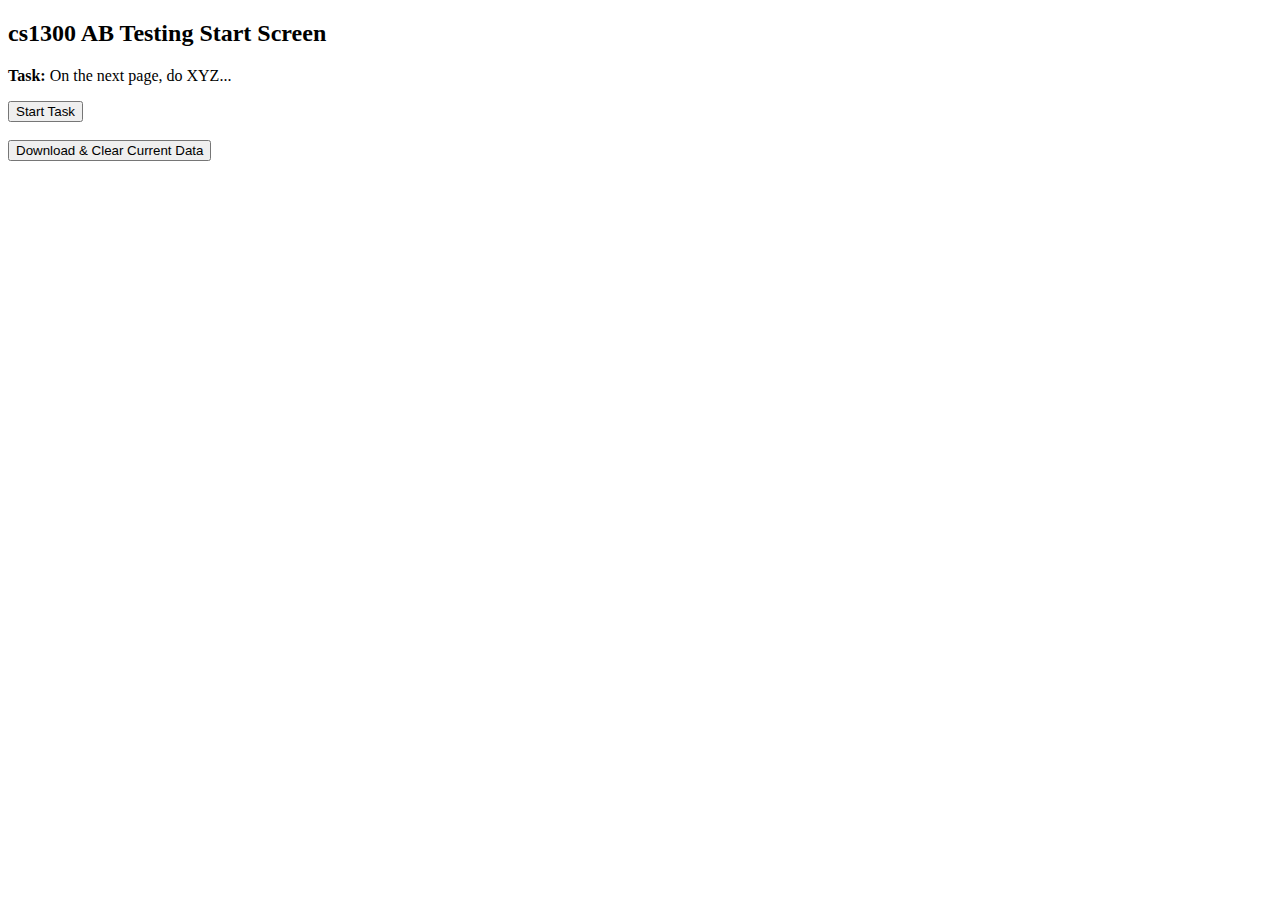
<file: index.html>
<!DOCTYPE html>
<html lang="en">
<head>
    <meta charset="UTF-8">
    <title>cs1300 AB Testing</title>

    <script src="download-utils.js" defer></script>
    <script defer>
        // redirect user to either A or B, on click of start button
        const redirectAB = () => {
            // initialize local storage to store data, if not there
            const data = localStorage.getItem("cs1300-ab-testing-data");
            if (data == null) {
                console.log('setting storage')
                localStorage.setItem("cs1300-ab-testing-data", JSON.stringify([]));
            }

            // location.href = "a.html"; // NOTE: FOR TAs, uncomment this and comment the next line.
            location.href = "b.html"; // students only use B.

            // normally, you'd use the following line in a "true" AB test:
            // location.href = Math.random() > .5 ? "a.html" : "b.html";
        };

        const downloadAB = () => {
            // get the data from local storage, ensure not nullish
            let data = localStorage.getItem("cs1300-ab-testing-data");
            data = JSON.parse(data);
            if (!data) {
                alert("Error: local storage is corrupted or empty!");
                console.error("Error: local storage is corrupted or empty!");
                localStorage.clear();
                return;
            }

            const csv = buildcsv(data);
            download(csv);

            // clear local storage for future uses
            localStorage.clear();
        }
    </script>
</head>
<body>
    <h2>
        cs1300 AB Testing Start Screen
    </h2>
    <p>
        <strong>Task: </strong> On the next page, do XYZ...
    </p>
    <button onclick="redirectAB()">Start Task</button>
    <br />
    <br />
    <button onclick="downloadAB()">Download & Clear Current Data</button>
</body>
</html>
</file>
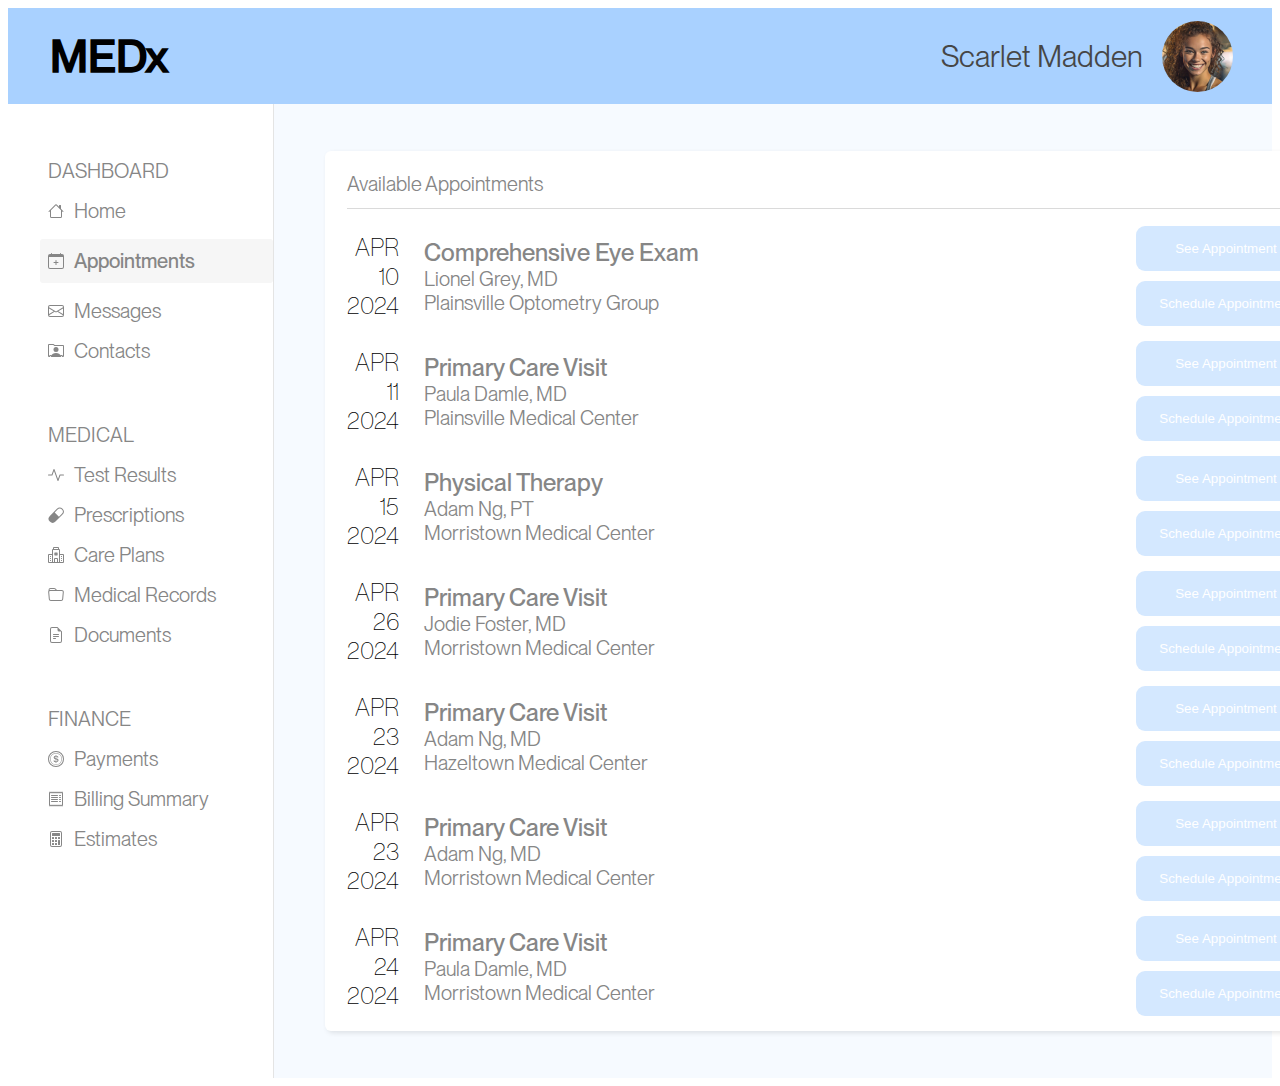
<file: a.html>
<!DOCTYPE html>
<html lang="en">
<head>
    <meta charset="UTF-8">
    <meta name="version" content="A">
    <link rel="stylesheet" href="styles.css">
    <link rel="stylesheet" href="appointments.css">
    <title>Version A</title>

    <script src="record.js" defer></script>
    <script src="submit.js" defer></script>
</head>
<body>
    <div class="screen-container">
        <div class="nav-bar">
            <button onclick="location.href = 'index.html'" class="title">MEDx</button>
            <div class="user-info">
                <p class="username">Scarlet Madden</p>
                <div class="profile-photo">
                    <img src="pfp.jpg" class="photo">
                </div>
            </div>
        </div>

        <div class="body-container">
            <div class="side-nav-bar">
                <div class="side-nav-section">
                    <p class="side-nav-section-header">DASHBOARD</p>
                    <span class="side-nav-section-row">
                        <svg xmlns="http://www.w3.org/2000/svg" width="16" height="16" fill="#868686" class="bi bi-house" viewBox="0 0 16 16">
                            <path d="M8.707 1.5a1 1 0 0 0-1.414 0L.646 8.146a.5.5 0 0 0 .708.708L2 8.207V13.5A1.5 1.5 0 0 0 3.5 15h9a1.5 1.5 0 0 0 1.5-1.5V8.207l.646.647a.5.5 0 0 0 .708-.708L13 5.793V2.5a.5.5 0 0 0-.5-.5h-1a.5.5 0 0 0-.5.5v1.293zM13 7.207V13.5a.5.5 0 0 1-.5.5h-9a.5.5 0 0 1-.5-.5V7.207l5-5z"/>
                        </svg>
                        <p class="side-nav-section-text">Home</p>
                    </span>
                    <span class="side-nav-section-row" id="current-selected-row">
                        <svg xmlns="http://www.w3.org/2000/svg" width="16" height="16" fill="#868686" class="bi bi-calendar-plus" viewBox="0 0 16 16">
                            <path d="M8 7a.5.5 0 0 1 .5.5V9H10a.5.5 0 0 1 0 1H8.5v1.5a.5.5 0 0 1-1 0V10H6a.5.5 0 0 1 0-1h1.5V7.5A.5.5 0 0 1 8 7"/>
                            <path d="M3.5 0a.5.5 0 0 1 .5.5V1h8V.5a.5.5 0 0 1 1 0V1h1a2 2 0 0 1 2 2v11a2 2 0 0 1-2 2H2a2 2 0 0 1-2-2V3a2 2 0 0 1 2-2h1V.5a.5.5 0 0 1 .5-.5M1 4v10a1 1 0 0 0 1 1h12a1 1 0 0 0 1-1V4z"/>
                        </svg>
                        <p class="current-selected-section-text">Appointments</p>
                    </span>
                    <span class="side-nav-section-row">
                        <svg xmlns="http://www.w3.org/2000/svg" width="16" height="16" fill="#868686" class="bi bi-envelope" viewBox="0 0 16 16">
                            <path d="M0 4a2 2 0 0 1 2-2h12a2 2 0 0 1 2 2v8a2 2 0 0 1-2 2H2a2 2 0 0 1-2-2zm2-1a1 1 0 0 0-1 1v.217l7 4.2 7-4.2V4a1 1 0 0 0-1-1zm13 2.383-4.708 2.825L15 11.105zm-.034 6.876-5.64-3.471L8 9.583l-1.326-.795-5.64 3.47A1 1 0 0 0 2 13h12a1 1 0 0 0 .966-.741M1 11.105l4.708-2.897L1 5.383z"/>
                        </svg>
                        <p class="side-nav-section-text">Messages</p>
                    </span>
                    <span class="side-nav-section-row">
                        <svg xmlns="http://www.w3.org/2000/svg" width="16" height="16" fill="#868686" class="bi bi-person-rolodex" viewBox="0 0 16 16">
                            <path d="M8 9.05a2.5 2.5 0 1 0 0-5 2.5 2.5 0 0 0 0 5"/>
                            <path d="M1 1a1 1 0 0 0-1 1v11a1 1 0 0 0 1 1h.5a.5.5 0 0 0 .5-.5.5.5 0 0 1 1 0 .5.5 0 0 0 .5.5h9a.5.5 0 0 0 .5-.5.5.5 0 0 1 1 0 .5.5 0 0 0 .5.5h.5a1 1 0 0 0 1-1V3a1 1 0 0 0-1-1H6.707L6 1.293A1 1 0 0 0 5.293 1zm0 1h4.293L6 2.707A1 1 0 0 0 6.707 3H15v10h-.085a1.5 1.5 0 0 0-2.4-.63C11.885 11.223 10.554 10 8 10c-2.555 0-3.886 1.224-4.514 2.37a1.5 1.5 0 0 0-2.4.63H1z"/>
                        </svg>
                        <p class="side-nav-section-text">Contacts</p>
                    </span>
                </div>

                <div class="side-nav-section">
                    <p class="side-nav-section-header">MEDICAL</p>
                    <span class="side-nav-section-row">
                        <svg xmlns="http://www.w3.org/2000/svg" width="16" height="16" fill="#868686" class="bi bi-activity" viewBox="0 0 16 16">
                            <path fill-rule="evenodd" d="M6 2a.5.5 0 0 1 .47.33L10 12.036l1.53-4.208A.5.5 0 0 1 12 7.5h3.5a.5.5 0 0 1 0 1h-3.15l-1.88 5.17a.5.5 0 0 1-.94 0L6 3.964 4.47 8.171A.5.5 0 0 1 4 8.5H.5a.5.5 0 0 1 0-1h3.15l1.88-5.17A.5.5 0 0 1 6 2"/>
                        </svg>
                        <p class="side-nav-section-text">Test Results</p>
                    </span>
                    <span class="side-nav-section-row">
                        <svg xmlns="http://www.w3.org/2000/svg" width="16" height="16" fill="#868686" class="bi bi-capsule" viewBox="0 0 16 16">
                            <path d="M1.828 8.9 8.9 1.827a4 4 0 1 1 5.657 5.657l-7.07 7.071A4 4 0 1 1 1.827 8.9Zm9.128.771 2.893-2.893a3 3 0 1 0-4.243-4.242L6.713 5.429z"/>
                        </svg>
                        <p class="side-nav-section-text">Prescriptions</p>
                    </span>
                    <span class="side-nav-section-row">
                        <svg xmlns="http://www.w3.org/2000/svg" width="16" height="16" fill="#868686" class="bi bi-hospital" viewBox="0 0 16 16">
                            <path d="M8.5 5.034v1.1l.953-.55.5.867L9 7l.953.55-.5.866-.953-.55v1.1h-1v-1.1l-.953.55-.5-.866L7 7l-.953-.55.5-.866.953.55v-1.1zM13.25 9a.25.25 0 0 0-.25.25v.5c0 .138.112.25.25.25h.5a.25.25 0 0 0 .25-.25v-.5a.25.25 0 0 0-.25-.25zM13 11.25a.25.25 0 0 1 .25-.25h.5a.25.25 0 0 1 .25.25v.5a.25.25 0 0 1-.25.25h-.5a.25.25 0 0 1-.25-.25zm.25 1.75a.25.25 0 0 0-.25.25v.5c0 .138.112.25.25.25h.5a.25.25 0 0 0 .25-.25v-.5a.25.25 0 0 0-.25-.25zm-11-4a.25.25 0 0 0-.25.25v.5c0 .138.112.25.25.25h.5A.25.25 0 0 0 3 9.75v-.5A.25.25 0 0 0 2.75 9zm0 2a.25.25 0 0 0-.25.25v.5c0 .138.112.25.25.25h.5a.25.25 0 0 0 .25-.25v-.5a.25.25 0 0 0-.25-.25zM2 13.25a.25.25 0 0 1 .25-.25h.5a.25.25 0 0 1 .25.25v.5a.25.25 0 0 1-.25.25h-.5a.25.25 0 0 1-.25-.25z"/>
                            <path d="M5 1a1 1 0 0 1 1-1h4a1 1 0 0 1 1 1v1a1 1 0 0 1 1 1v4h3a1 1 0 0 1 1 1v7a1 1 0 0 1-1 1H1a1 1 0 0 1-1-1V8a1 1 0 0 1 1-1h3V3a1 1 0 0 1 1-1zm2 14h2v-3H7zm3 0h1V3H5v12h1v-3a1 1 0 0 1 1-1h2a1 1 0 0 1 1 1zm0-14H6v1h4zm2 7v7h3V8zm-8 7V8H1v7z"/>
                        </svg>
                        <p class="side-nav-section-text">Care Plans</p>
                    </span>
                    <span class="side-nav-section-row">
                        <svg xmlns="http://www.w3.org/2000/svg" width="16" height="16" fill="#868686" class="bi bi-folder" viewBox="0 0 16 16">
                            <path d="M.54 3.87.5 3a2 2 0 0 1 2-2h3.672a2 2 0 0 1 1.414.586l.828.828A2 2 0 0 0 9.828 3h3.982a2 2 0 0 1 1.992 2.181l-.637 7A2 2 0 0 1 13.174 14H2.826a2 2 0 0 1-1.991-1.819l-.637-7a2 2 0 0 1 .342-1.31zM2.19 4a1 1 0 0 0-.996 1.09l.637 7a1 1 0 0 0 .995.91h10.348a1 1 0 0 0 .995-.91l.637-7A1 1 0 0 0 13.81 4zm4.69-1.707A1 1 0 0 0 6.172 2H2.5a1 1 0 0 0-1 .981l.006.139q.323-.119.684-.12h5.396z"/>
                        </svg>
                        <p class="side-nav-section-text">Medical Records</p>
                    </span>
                    <span class="side-nav-section-row">
                        <svg xmlns="http://www.w3.org/2000/svg" width="16" height="16" fill="#868686" class="bi bi-file-earmark-text" viewBox="0 0 16 16">
                            <path d="M5.5 7a.5.5 0 0 0 0 1h5a.5.5 0 0 0 0-1zM5 9.5a.5.5 0 0 1 .5-.5h5a.5.5 0 0 1 0 1h-5a.5.5 0 0 1-.5-.5m0 2a.5.5 0 0 1 .5-.5h2a.5.5 0 0 1 0 1h-2a.5.5 0 0 1-.5-.5"/>
                            <path d="M9.5 0H4a2 2 0 0 0-2 2v12a2 2 0 0 0 2 2h8a2 2 0 0 0 2-2V4.5zm0 1v2A1.5 1.5 0 0 0 11 4.5h2V14a1 1 0 0 1-1 1H4a1 1 0 0 1-1-1V2a1 1 0 0 1 1-1z"/>
                        </svg>
                        <p class="side-nav-section-text">Documents</p>
                    </span>
                </div>

                <div class="side-nav-section">
                    <p class="side-nav-section-header">FINANCE</p>
                    <span class="side-nav-section-row">
                        <svg xmlns="http://www.w3.org/2000/svg" width="16" height="16" fill="#868686" class="bi bi-coin" viewBox="0 0 16 16">
                            <path d="M5.5 9.511c.076.954.83 1.697 2.182 1.785V12h.6v-.709c1.4-.098 2.218-.846 2.218-1.932 0-.987-.626-1.496-1.745-1.76l-.473-.112V5.57c.6.068.982.396 1.074.85h1.052c-.076-.919-.864-1.638-2.126-1.716V4h-.6v.719c-1.195.117-2.01.836-2.01 1.853 0 .9.606 1.472 1.613 1.707l.397.098v2.034c-.615-.093-1.022-.43-1.114-.9zm2.177-2.166c-.59-.137-.91-.416-.91-.836 0-.47.345-.822.915-.925v1.76h-.005zm.692 1.193c.717.166 1.048.435 1.048.91 0 .542-.412.914-1.135.982V8.518z"/>
                            <path d="M8 15A7 7 0 1 1 8 1a7 7 0 0 1 0 14m0 1A8 8 0 1 0 8 0a8 8 0 0 0 0 16"/>
                            <path d="M8 13.5a5.5 5.5 0 1 1 0-11 5.5 5.5 0 0 1 0 11m0 .5A6 6 0 1 0 8 2a6 6 0 0 0 0 12"/>
                        </svg>
                        <p class="side-nav-section-text">Payments</p>
                    </span>
                    <span class="side-nav-section-row">
                        <svg xmlns="http://www.w3.org/2000/svg" width="16" height="16" fill="#868686" class="bi bi-receipt" viewBox="0 0 16 16">
                            <path d="M1.92.506a.5.5 0 0 1 .434.14L3 1.293l.646-.647a.5.5 0 0 1 .708 0L5 1.293l.646-.647a.5.5 0 0 1 .708 0L7 1.293l.646-.647a.5.5 0 0 1 .708 0L9 1.293l.646-.647a.5.5 0 0 1 .708 0l.646.647.646-.647a.5.5 0 0 1 .708 0l.646.647.646-.647a.5.5 0 0 1 .801.13l.5 1A.5.5 0 0 1 15 2v12a.5.5 0 0 1-.053.224l-.5 1a.5.5 0 0 1-.8.13L13 14.707l-.646.647a.5.5 0 0 1-.708 0L11 14.707l-.646.647a.5.5 0 0 1-.708 0L9 14.707l-.646.647a.5.5 0 0 1-.708 0L7 14.707l-.646.647a.5.5 0 0 1-.708 0L5 14.707l-.646.647a.5.5 0 0 1-.708 0L3 14.707l-.646.647a.5.5 0 0 1-.801-.13l-.5-1A.5.5 0 0 1 1 14V2a.5.5 0 0 1 .053-.224l.5-1a.5.5 0 0 1 .367-.27m.217 1.338L2 2.118v11.764l.137.274.51-.51a.5.5 0 0 1 .707 0l.646.647.646-.646a.5.5 0 0 1 .708 0l.646.646.646-.646a.5.5 0 0 1 .708 0l.646.646.646-.646a.5.5 0 0 1 .708 0l.646.646.646-.646a.5.5 0 0 1 .708 0l.646.646.646-.646a.5.5 0 0 1 .708 0l.509.509.137-.274V2.118l-.137-.274-.51.51a.5.5 0 0 1-.707 0L12 1.707l-.646.647a.5.5 0 0 1-.708 0L10 1.707l-.646.647a.5.5 0 0 1-.708 0L8 1.707l-.646.647a.5.5 0 0 1-.708 0L6 1.707l-.646.647a.5.5 0 0 1-.708 0L4 1.707l-.646.647a.5.5 0 0 1-.708 0z"/>
                            <path d="M3 4.5a.5.5 0 0 1 .5-.5h6a.5.5 0 1 1 0 1h-6a.5.5 0 0 1-.5-.5m0 2a.5.5 0 0 1 .5-.5h6a.5.5 0 1 1 0 1h-6a.5.5 0 0 1-.5-.5m0 2a.5.5 0 0 1 .5-.5h6a.5.5 0 1 1 0 1h-6a.5.5 0 0 1-.5-.5m0 2a.5.5 0 0 1 .5-.5h6a.5.5 0 0 1 0 1h-6a.5.5 0 0 1-.5-.5m8-6a.5.5 0 0 1 .5-.5h1a.5.5 0 0 1 0 1h-1a.5.5 0 0 1-.5-.5m0 2a.5.5 0 0 1 .5-.5h1a.5.5 0 0 1 0 1h-1a.5.5 0 0 1-.5-.5m0 2a.5.5 0 0 1 .5-.5h1a.5.5 0 0 1 0 1h-1a.5.5 0 0 1-.5-.5m0 2a.5.5 0 0 1 .5-.5h1a.5.5 0 0 1 0 1h-1a.5.5 0 0 1-.5-.5"/>
                          </svg>
                          <p class="side-nav-section-text">Billing Summary</p>
                    </span>
                    <span class="side-nav-section-row">
                        <svg xmlns="http://www.w3.org/2000/svg" width="16" height="16" fill="#868686" class="bi bi-calculator" viewBox="0 0 16 16">
                            <path d="M12 1a1 1 0 0 1 1 1v12a1 1 0 0 1-1 1H4a1 1 0 0 1-1-1V2a1 1 0 0 1 1-1zM4 0a2 2 0 0 0-2 2v12a2 2 0 0 0 2 2h8a2 2 0 0 0 2-2V2a2 2 0 0 0-2-2z"/>
                            <path d="M4 2.5a.5.5 0 0 1 .5-.5h7a.5.5 0 0 1 .5.5v2a.5.5 0 0 1-.5.5h-7a.5.5 0 0 1-.5-.5zm0 4a.5.5 0 0 1 .5-.5h1a.5.5 0 0 1 .5.5v1a.5.5 0 0 1-.5.5h-1a.5.5 0 0 1-.5-.5zm0 3a.5.5 0 0 1 .5-.5h1a.5.5 0 0 1 .5.5v1a.5.5 0 0 1-.5.5h-1a.5.5 0 0 1-.5-.5zm0 3a.5.5 0 0 1 .5-.5h1a.5.5 0 0 1 .5.5v1a.5.5 0 0 1-.5.5h-1a.5.5 0 0 1-.5-.5zm3-6a.5.5 0 0 1 .5-.5h1a.5.5 0 0 1 .5.5v1a.5.5 0 0 1-.5.5h-1a.5.5 0 0 1-.5-.5zm0 3a.5.5 0 0 1 .5-.5h1a.5.5 0 0 1 .5.5v1a.5.5 0 0 1-.5.5h-1a.5.5 0 0 1-.5-.5zm0 3a.5.5 0 0 1 .5-.5h1a.5.5 0 0 1 .5.5v1a.5.5 0 0 1-.5.5h-1a.5.5 0 0 1-.5-.5zm3-6a.5.5 0 0 1 .5-.5h1a.5.5 0 0 1 .5.5v1a.5.5 0 0 1-.5.5h-1a.5.5 0 0 1-.5-.5zm0 3a.5.5 0 0 1 .5-.5h1a.5.5 0 0 1 .5.5v4a.5.5 0 0 1-.5.5h-1a.5.5 0 0 1-.5-.5z"/>
                        </svg>
                        <p class="side-nav-section-text">Estimates</p>
                    </span>
                </div>
            </div>

            <div class="appointments-container">
                <p class="appointments-container-name">Available Appointments</p>
                <div class="divider"></div>
                
                <div class="appointment-row">
                    <div class="appointment-date">
                        <p class="date-text">APR</p>
                        <p class="date-text">10</p>
                        <p class="date-text">2024</p>
                    </div>

                    <div class="appointment-info">
                        <p class="appointment-title">Comprehensive Eye Exam</p>
                        <p class="appointment-text">Lionel Grey, MD</p>
                        <p class="appointment-text">Plainsville Optometry Group</p>
                    </div>

                    <div class="appointment-buttons">
                        <input type="button" value="See Appointment" class="defunct-button" />
                        <input type="button" value="Schedule Appointment" class="defunct-button" />
                    </div>
                </div>

                <div class="appointment-row">
                    <div class="appointment-date">
                        <p class="date-text">APR</p>
                        <p class="date-text">11</p>
                        <p class="date-text">2024</p>
                    </div>

                    <div class="appointment-info">
                        <p class="appointment-title">Primary Care Visit</p>
                        <p class="appointment-text">Paula Damle, MD</p>
                        <p class="appointment-text">Plainsville Medical Center</p>
                    </div>

                    <div class="appointment-buttons">
                        <input type="button" value="See Appointment" class="defunct-button" />
                        <input type="button" value="Schedule Appointment" class="defunct-button" />
                    </div>
                </div>

                <div class="appointment-row">
                    <div class="appointment-date">
                        <p class="date-text">APR</p>
                        <p class="date-text">15</p>
                        <p class="date-text">2024</p>
                    </div>

                    <div class="appointment-info">
                        <p class="appointment-title">Physical Therapy</p>
                        <p class="appointment-text">Adam Ng, PT</p>
                        <p class="appointment-text">Morristown Medical Center</p>
                    </div>

                    <div class="appointment-buttons">
                        <input type="button" value="See Appointment" class="defunct-button" />
                        <input type="button" value="Schedule Appointment" class="defunct-button" />
                    </div>
                </div>

                <div class="appointment-row">
                    <div class="appointment-date">
                        <p class="date-text">APR</p>
                        <p class="date-text">26</p>
                        <p class="date-text">2024</p>
                    </div>

                    <div class="appointment-info">
                        <p class="appointment-title">Primary Care Visit</p>
                        <p class="appointment-text">Jodie Foster, MD</p>
                        <p class="appointment-text">Morristown Medical Center</p>
                    </div>

                    <div class="appointment-buttons">
                        <input type="button" value="See Appointment" class="defunct-button" />
                        <input type="button" value="Schedule Appointment" class="defunct-button" />
                    </div>
                </div>

                <div class="appointment-row">
                    <div class="appointment-date">
                        <p class="date-text">APR</p>
                        <p class="date-text">23</p>
                        <p class="date-text">2024</p>
                    </div>

                    <div class="appointment-info">
                        <p class="appointment-title">Primary Care Visit</p>
                        <p class="appointment-text">Adam Ng, MD</p>
                        <p class="appointment-text">Hazeltown Medical Center</p>
                    </div>

                    <div class="appointment-buttons">
                        <input type="button" onclick="fail(event)" value="See Appointment" class="defunct-button" />
                        <input type="button" onclick="fail(event)" value="Schedule Appointment" class="defunct-button" />
                    </div>
                </div>

                <div class="appointment-row">
                    <div class="appointment-date">
                        <p class="date-text">APR</p>
                        <p class="date-text">23</p>
                        <p class="date-text">2024</p>
                    </div>

                    <div class="appointment-info">
                        <p class="appointment-title">Primary Care Visit</p>
                        <p class="appointment-text">Adam Ng, MD</p>
                        <p class="appointment-text">Morristown Medical Center</p>
                    </div>

                    <dialog class="success-dialog">
                        <p class="dialog-text">You've successfully scheduled:</p>
                        <div class="appointment-info">
                            <p class="appointment-title">Primary Care Visit</p>
                            <p class="appointment-text">Adam Ng, MD</p>
                            <p class="appointment-text">Morristown Medical Center</p>
                        </div>
                        <button autofocus onclick="suc(event)" class="dialog-button">OK</button>
                    </dialog>
                    <div class="appointment-buttons">
                        <input type="button" onclick="fail(event)" value="See Appointment" class="defunct-button" />
                        <input type="button" value="Schedule Appointment" class="working-button" id="working-button" />
                    </div>
                </div>

                <div class="appointment-row">
                    <div class="appointment-date">
                        <p class="date-text">APR</p>
                        <p class="date-text">24</p>
                        <p class="date-text">2024</p>
                    </div>

                    <div class="appointment-info">
                        <p class="appointment-title">Primary Care Visit</p>
                        <p class="appointment-text">Paula Damle, MD</p>
                        <p class="appointment-text">Morristown Medical Center</p>
                    </div>

                    <div class="appointment-buttons">
                        <input type="button" value="See Appointment" class="defunct-button" />
                        <input type="button" value="Schedule Appointment" class="defunct-button" />
                    </div>
                </div>
            </div>
        </div>
    </div>
</body>
</html>
</file>
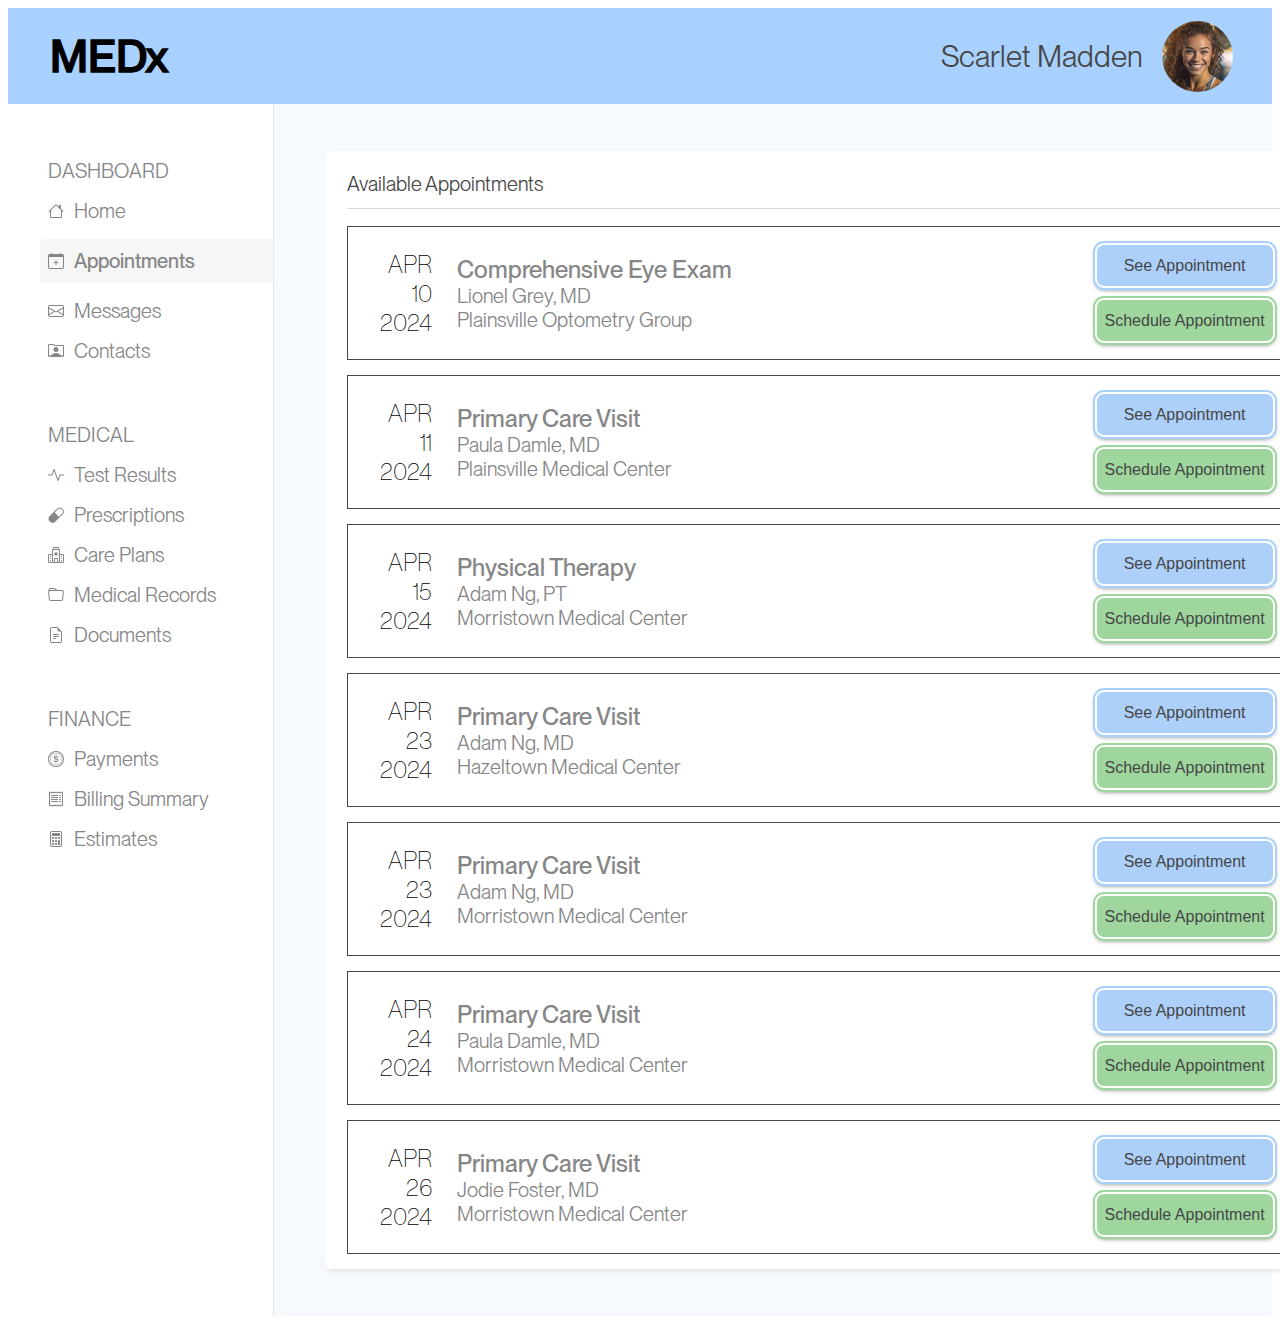
<file: b.html>
<!--
    @ STUDENTS: MODIFY THIS FILE ALONG WITH appointments-b.css TO MAKE YOUR CHANGES!
-->

<!DOCTYPE html>
<html lang="en">
<head>
    <meta charset="UTF-8">
    <meta name="version" content="B">
    <link rel="stylesheet" href="styles.css">
    <link rel="stylesheet" href="appointments-b.css">
    <title>Version B</title>

    <script src="record.js" defer></script>
    <script src="submit.js" defer></script>
</head>
<body>
    <!--
        @ STUDENTS: Feel free to ignore the section outlined from this comment
        to the next one! You likely won't have to modify anything here.
    -->
    <div class="screen-container">
        <div class="nav-bar">
            <button onclick="location.href = 'index.html'" class="title">MEDx</button>
            <div class="user-info">
                <p class="username">Scarlet Madden</p>
                <div class="profile-photo">
                    <img src="pfp.jpg" class="photo" alt="profile picture">
                </div>
            </div>
        </div>

        <div class="body-container">
            <div class="side-nav-bar">
                <div class="side-nav-section">
                    <p class="side-nav-section-header">DASHBOARD</p>
                    <span class="side-nav-section-row">
                        <svg xmlns="http://www.w3.org/2000/svg" width="16" height="16" fill="#868686" class="bi bi-house" viewBox="0 0 16 16">
                            <path d="M8.707 1.5a1 1 0 0 0-1.414 0L.646 8.146a.5.5 0 0 0 .708.708L2 8.207V13.5A1.5 1.5 0 0 0 3.5 15h9a1.5 1.5 0 0 0 1.5-1.5V8.207l.646.647a.5.5 0 0 0 .708-.708L13 5.793V2.5a.5.5 0 0 0-.5-.5h-1a.5.5 0 0 0-.5.5v1.293zM13 7.207V13.5a.5.5 0 0 1-.5.5h-9a.5.5 0 0 1-.5-.5V7.207l5-5z"/>
                        </svg>
                        <p class="side-nav-section-text">Home</p>
                    </span>
                    <span class="side-nav-section-row" id="current-selected-row">
                        <svg xmlns="http://www.w3.org/2000/svg" width="16" height="16" fill="#868686" class="bi bi-calendar-plus" viewBox="0 0 16 16">
                            <path d="M8 7a.5.5 0 0 1 .5.5V9H10a.5.5 0 0 1 0 1H8.5v1.5a.5.5 0 0 1-1 0V10H6a.5.5 0 0 1 0-1h1.5V7.5A.5.5 0 0 1 8 7"/>
                            <path d="M3.5 0a.5.5 0 0 1 .5.5V1h8V.5a.5.5 0 0 1 1 0V1h1a2 2 0 0 1 2 2v11a2 2 0 0 1-2 2H2a2 2 0 0 1-2-2V3a2 2 0 0 1 2-2h1V.5a.5.5 0 0 1 .5-.5M1 4v10a1 1 0 0 0 1 1h12a1 1 0 0 0 1-1V4z"/>
                        </svg>
                        <p class="current-selected-section-text">Appointments</p>
                    </span>
                    <span class="side-nav-section-row">
                        <svg xmlns="http://www.w3.org/2000/svg" width="16" height="16" fill="#868686" class="bi bi-envelope" viewBox="0 0 16 16">
                            <path d="M0 4a2 2 0 0 1 2-2h12a2 2 0 0 1 2 2v8a2 2 0 0 1-2 2H2a2 2 0 0 1-2-2zm2-1a1 1 0 0 0-1 1v.217l7 4.2 7-4.2V4a1 1 0 0 0-1-1zm13 2.383-4.708 2.825L15 11.105zm-.034 6.876-5.64-3.471L8 9.583l-1.326-.795-5.64 3.47A1 1 0 0 0 2 13h12a1 1 0 0 0 .966-.741M1 11.105l4.708-2.897L1 5.383z"/>
                        </svg>
                        <p class="side-nav-section-text">Messages</p>
                    </span>
                    <span class="side-nav-section-row">
                        <svg xmlns="http://www.w3.org/2000/svg" width="16" height="16" fill="#868686" class="bi bi-person-rolodex" viewBox="0 0 16 16">
                            <path d="M8 9.05a2.5 2.5 0 1 0 0-5 2.5 2.5 0 0 0 0 5"/>
                            <path d="M1 1a1 1 0 0 0-1 1v11a1 1 0 0 0 1 1h.5a.5.5 0 0 0 .5-.5.5.5 0 0 1 1 0 .5.5 0 0 0 .5.5h9a.5.5 0 0 0 .5-.5.5.5 0 0 1 1 0 .5.5 0 0 0 .5.5h.5a1 1 0 0 0 1-1V3a1 1 0 0 0-1-1H6.707L6 1.293A1 1 0 0 0 5.293 1zm0 1h4.293L6 2.707A1 1 0 0 0 6.707 3H15v10h-.085a1.5 1.5 0 0 0-2.4-.63C11.885 11.223 10.554 10 8 10c-2.555 0-3.886 1.224-4.514 2.37a1.5 1.5 0 0 0-2.4.63H1z"/>
                        </svg>
                        <p class="side-nav-section-text">Contacts</p>
                    </span>
                </div>

                <div class="side-nav-section">
                    <p class="side-nav-section-header">MEDICAL</p>
                    <span class="side-nav-section-row">
                        <svg xmlns="http://www.w3.org/2000/svg" width="16" height="16" fill="#868686" class="bi bi-activity" viewBox="0 0 16 16">
                            <path fill-rule="evenodd" d="M6 2a.5.5 0 0 1 .47.33L10 12.036l1.53-4.208A.5.5 0 0 1 12 7.5h3.5a.5.5 0 0 1 0 1h-3.15l-1.88 5.17a.5.5 0 0 1-.94 0L6 3.964 4.47 8.171A.5.5 0 0 1 4 8.5H.5a.5.5 0 0 1 0-1h3.15l1.88-5.17A.5.5 0 0 1 6 2"/>
                        </svg>
                        <p class="side-nav-section-text">Test Results</p>
                    </span>
                    <span class="side-nav-section-row">
                        <svg xmlns="http://www.w3.org/2000/svg" width="16" height="16" fill="#868686" class="bi bi-capsule" viewBox="0 0 16 16">
                            <path d="M1.828 8.9 8.9 1.827a4 4 0 1 1 5.657 5.657l-7.07 7.071A4 4 0 1 1 1.827 8.9Zm9.128.771 2.893-2.893a3 3 0 1 0-4.243-4.242L6.713 5.429z"/>
                        </svg>
                        <p class="side-nav-section-text">Prescriptions</p>
                    </span>
                    <span class="side-nav-section-row">
                        <svg xmlns="http://www.w3.org/2000/svg" width="16" height="16" fill="#868686" class="bi bi-hospital" viewBox="0 0 16 16">
                            <path d="M8.5 5.034v1.1l.953-.55.5.867L9 7l.953.55-.5.866-.953-.55v1.1h-1v-1.1l-.953.55-.5-.866L7 7l-.953-.55.5-.866.953.55v-1.1zM13.25 9a.25.25 0 0 0-.25.25v.5c0 .138.112.25.25.25h.5a.25.25 0 0 0 .25-.25v-.5a.25.25 0 0 0-.25-.25zM13 11.25a.25.25 0 0 1 .25-.25h.5a.25.25 0 0 1 .25.25v.5a.25.25 0 0 1-.25.25h-.5a.25.25 0 0 1-.25-.25zm.25 1.75a.25.25 0 0 0-.25.25v.5c0 .138.112.25.25.25h.5a.25.25 0 0 0 .25-.25v-.5a.25.25 0 0 0-.25-.25zm-11-4a.25.25 0 0 0-.25.25v.5c0 .138.112.25.25.25h.5A.25.25 0 0 0 3 9.75v-.5A.25.25 0 0 0 2.75 9zm0 2a.25.25 0 0 0-.25.25v.5c0 .138.112.25.25.25h.5a.25.25 0 0 0 .25-.25v-.5a.25.25 0 0 0-.25-.25zM2 13.25a.25.25 0 0 1 .25-.25h.5a.25.25 0 0 1 .25.25v.5a.25.25 0 0 1-.25.25h-.5a.25.25 0 0 1-.25-.25z"/>
                            <path d="M5 1a1 1 0 0 1 1-1h4a1 1 0 0 1 1 1v1a1 1 0 0 1 1 1v4h3a1 1 0 0 1 1 1v7a1 1 0 0 1-1 1H1a1 1 0 0 1-1-1V8a1 1 0 0 1 1-1h3V3a1 1 0 0 1 1-1zm2 14h2v-3H7zm3 0h1V3H5v12h1v-3a1 1 0 0 1 1-1h2a1 1 0 0 1 1 1zm0-14H6v1h4zm2 7v7h3V8zm-8 7V8H1v7z"/>
                        </svg>
                        <p class="side-nav-section-text">Care Plans</p>
                    </span>
                    <span class="side-nav-section-row">
                        <svg xmlns="http://www.w3.org/2000/svg" width="16" height="16" fill="#868686" class="bi bi-folder" viewBox="0 0 16 16">
                            <path d="M.54 3.87.5 3a2 2 0 0 1 2-2h3.672a2 2 0 0 1 1.414.586l.828.828A2 2 0 0 0 9.828 3h3.982a2 2 0 0 1 1.992 2.181l-.637 7A2 2 0 0 1 13.174 14H2.826a2 2 0 0 1-1.991-1.819l-.637-7a2 2 0 0 1 .342-1.31zM2.19 4a1 1 0 0 0-.996 1.09l.637 7a1 1 0 0 0 .995.91h10.348a1 1 0 0 0 .995-.91l.637-7A1 1 0 0 0 13.81 4zm4.69-1.707A1 1 0 0 0 6.172 2H2.5a1 1 0 0 0-1 .981l.006.139q.323-.119.684-.12h5.396z"/>
                        </svg>
                        <p class="side-nav-section-text">Medical Records</p>
                    </span>
                    <span class="side-nav-section-row">
                        <svg xmlns="http://www.w3.org/2000/svg" width="16" height="16" fill="#868686" class="bi bi-file-earmark-text" viewBox="0 0 16 16">
                            <path d="M5.5 7a.5.5 0 0 0 0 1h5a.5.5 0 0 0 0-1zM5 9.5a.5.5 0 0 1 .5-.5h5a.5.5 0 0 1 0 1h-5a.5.5 0 0 1-.5-.5m0 2a.5.5 0 0 1 .5-.5h2a.5.5 0 0 1 0 1h-2a.5.5 0 0 1-.5-.5"/>
                            <path d="M9.5 0H4a2 2 0 0 0-2 2v12a2 2 0 0 0 2 2h8a2 2 0 0 0 2-2V4.5zm0 1v2A1.5 1.5 0 0 0 11 4.5h2V14a1 1 0 0 1-1 1H4a1 1 0 0 1-1-1V2a1 1 0 0 1 1-1z"/>
                        </svg>
                        <p class="side-nav-section-text">Documents</p>
                    </span>
                </div>

                <div class="side-nav-section">
                    <p class="side-nav-section-header">FINANCE</p>
                    <span class="side-nav-section-row">
                        <svg xmlns="http://www.w3.org/2000/svg" width="16" height="16" fill="#868686" class="bi bi-coin" viewBox="0 0 16 16">
                            <path d="M5.5 9.511c.076.954.83 1.697 2.182 1.785V12h.6v-.709c1.4-.098 2.218-.846 2.218-1.932 0-.987-.626-1.496-1.745-1.76l-.473-.112V5.57c.6.068.982.396 1.074.85h1.052c-.076-.919-.864-1.638-2.126-1.716V4h-.6v.719c-1.195.117-2.01.836-2.01 1.853 0 .9.606 1.472 1.613 1.707l.397.098v2.034c-.615-.093-1.022-.43-1.114-.9zm2.177-2.166c-.59-.137-.91-.416-.91-.836 0-.47.345-.822.915-.925v1.76h-.005zm.692 1.193c.717.166 1.048.435 1.048.91 0 .542-.412.914-1.135.982V8.518z"/>
                            <path d="M8 15A7 7 0 1 1 8 1a7 7 0 0 1 0 14m0 1A8 8 0 1 0 8 0a8 8 0 0 0 0 16"/>
                            <path d="M8 13.5a5.5 5.5 0 1 1 0-11 5.5 5.5 0 0 1 0 11m0 .5A6 6 0 1 0 8 2a6 6 0 0 0 0 12"/>
                        </svg>
                        <p class="side-nav-section-text">Payments</p>
                    </span>
                    <span class="side-nav-section-row">
                        <svg xmlns="http://www.w3.org/2000/svg" width="16" height="16" fill="#868686" class="bi bi-receipt" viewBox="0 0 16 16">
                            <path d="M1.92.506a.5.5 0 0 1 .434.14L3 1.293l.646-.647a.5.5 0 0 1 .708 0L5 1.293l.646-.647a.5.5 0 0 1 .708 0L7 1.293l.646-.647a.5.5 0 0 1 .708 0L9 1.293l.646-.647a.5.5 0 0 1 .708 0l.646.647.646-.647a.5.5 0 0 1 .708 0l.646.647.646-.647a.5.5 0 0 1 .801.13l.5 1A.5.5 0 0 1 15 2v12a.5.5 0 0 1-.053.224l-.5 1a.5.5 0 0 1-.8.13L13 14.707l-.646.647a.5.5 0 0 1-.708 0L11 14.707l-.646.647a.5.5 0 0 1-.708 0L9 14.707l-.646.647a.5.5 0 0 1-.708 0L7 14.707l-.646.647a.5.5 0 0 1-.708 0L5 14.707l-.646.647a.5.5 0 0 1-.708 0L3 14.707l-.646.647a.5.5 0 0 1-.801-.13l-.5-1A.5.5 0 0 1 1 14V2a.5.5 0 0 1 .053-.224l.5-1a.5.5 0 0 1 .367-.27m.217 1.338L2 2.118v11.764l.137.274.51-.51a.5.5 0 0 1 .707 0l.646.647.646-.646a.5.5 0 0 1 .708 0l.646.646.646-.646a.5.5 0 0 1 .708 0l.646.646.646-.646a.5.5 0 0 1 .708 0l.646.646.646-.646a.5.5 0 0 1 .708 0l.646.646.646-.646a.5.5 0 0 1 .708 0l.509.509.137-.274V2.118l-.137-.274-.51.51a.5.5 0 0 1-.707 0L12 1.707l-.646.647a.5.5 0 0 1-.708 0L10 1.707l-.646.647a.5.5 0 0 1-.708 0L8 1.707l-.646.647a.5.5 0 0 1-.708 0L6 1.707l-.646.647a.5.5 0 0 1-.708 0L4 1.707l-.646.647a.5.5 0 0 1-.708 0z"/>
                            <path d="M3 4.5a.5.5 0 0 1 .5-.5h6a.5.5 0 1 1 0 1h-6a.5.5 0 0 1-.5-.5m0 2a.5.5 0 0 1 .5-.5h6a.5.5 0 1 1 0 1h-6a.5.5 0 0 1-.5-.5m0 2a.5.5 0 0 1 .5-.5h6a.5.5 0 1 1 0 1h-6a.5.5 0 0 1-.5-.5m0 2a.5.5 0 0 1 .5-.5h6a.5.5 0 0 1 0 1h-6a.5.5 0 0 1-.5-.5m8-6a.5.5 0 0 1 .5-.5h1a.5.5 0 0 1 0 1h-1a.5.5 0 0 1-.5-.5m0 2a.5.5 0 0 1 .5-.5h1a.5.5 0 0 1 0 1h-1a.5.5 0 0 1-.5-.5m0 2a.5.5 0 0 1 .5-.5h1a.5.5 0 0 1 0 1h-1a.5.5 0 0 1-.5-.5m0 2a.5.5 0 0 1 .5-.5h1a.5.5 0 0 1 0 1h-1a.5.5 0 0 1-.5-.5"/>
                          </svg>
                          <p class="side-nav-section-text">Billing Summary</p>
                    </span>
                    <span class="side-nav-section-row">
                        <svg xmlns="http://www.w3.org/2000/svg" width="16" height="16" fill="#868686" class="bi bi-calculator" viewBox="0 0 16 16">
                            <path d="M12 1a1 1 0 0 1 1 1v12a1 1 0 0 1-1 1H4a1 1 0 0 1-1-1V2a1 1 0 0 1 1-1zM4 0a2 2 0 0 0-2 2v12a2 2 0 0 0 2 2h8a2 2 0 0 0 2-2V2a2 2 0 0 0-2-2z"/>
                            <path d="M4 2.5a.5.5 0 0 1 .5-.5h7a.5.5 0 0 1 .5.5v2a.5.5 0 0 1-.5.5h-7a.5.5 0 0 1-.5-.5zm0 4a.5.5 0 0 1 .5-.5h1a.5.5 0 0 1 .5.5v1a.5.5 0 0 1-.5.5h-1a.5.5 0 0 1-.5-.5zm0 3a.5.5 0 0 1 .5-.5h1a.5.5 0 0 1 .5.5v1a.5.5 0 0 1-.5.5h-1a.5.5 0 0 1-.5-.5zm0 3a.5.5 0 0 1 .5-.5h1a.5.5 0 0 1 .5.5v1a.5.5 0 0 1-.5.5h-1a.5.5 0 0 1-.5-.5zm3-6a.5.5 0 0 1 .5-.5h1a.5.5 0 0 1 .5.5v1a.5.5 0 0 1-.5.5h-1a.5.5 0 0 1-.5-.5zm0 3a.5.5 0 0 1 .5-.5h1a.5.5 0 0 1 .5.5v1a.5.5 0 0 1-.5.5h-1a.5.5 0 0 1-.5-.5zm0 3a.5.5 0 0 1 .5-.5h1a.5.5 0 0 1 .5.5v1a.5.5 0 0 1-.5.5h-1a.5.5 0 0 1-.5-.5zm3-6a.5.5 0 0 1 .5-.5h1a.5.5 0 0 1 .5.5v1a.5.5 0 0 1-.5.5h-1a.5.5 0 0 1-.5-.5zm0 3a.5.5 0 0 1 .5-.5h1a.5.5 0 0 1 .5.5v4a.5.5 0 0 1-.5.5h-1a.5.5 0 0 1-.5-.5z"/>
                        </svg>
                        <p class="side-nav-section-text">Estimates</p>
                    </span>
                </div>
            </div>
            <!--
                @ STUDENTS: This is the end of the outlined section to ignore!
            -->

            <div class="appointments-container">
                <p class="appointments-container-name">Available Appointments</p>
                <div class="divider"></div>

                <div class="appointment-row">
                    <div class="appointment-date">
                        <p class="date-text">APR</p>
                        <p class="date-text">10</p>
                        <p class="date-text">2024</p>
                    </div>

                    <div class="appointment-info">
                        <p class="appointment-title">Comprehensive Eye Exam</p>
                        <p class="appointment-text">Lionel Grey, MD</p>
                        <p class="appointment-text">Plainsville Optometry Group</p>
                    </div>

                    <div class="appointment-buttons">
                        <input type="button" value="See Appointment" class="defunct-button" />
                        <input type="button" value="Schedule Appointment" class="defunct-button-2" />
                    </div>
                </div>

                <div class="appointment-row">
                    <div class="appointment-date">
                        <p class="date-text">APR</p>
                        <p class="date-text">11</p>
                        <p class="date-text">2024</p>
                    </div>

                    <div class="appointment-info">
                        <p class="appointment-title">Primary Care Visit</p>
                        <p class="appointment-text">Paula Damle, MD</p>
                        <p class="appointment-text">Plainsville Medical Center</p>
                    </div>

                    <div class="appointment-buttons">
                        <input type="button" value="See Appointment" class="defunct-button" />
                        <input type="button" value="Schedule Appointment" class="defunct-button-2" />
                    </div>
                </div>

                <div class="appointment-row">
                    <div class="appointment-date">
                        <p class="date-text">APR</p>
                        <p class="date-text">15</p>
                        <p class="date-text">2024</p>
                    </div>

                    <div class="appointment-info">
                        <p class="appointment-title">Physical Therapy</p>
                        <p class="appointment-text">Adam Ng, PT</p>
                        <p class="appointment-text">Morristown Medical Center</p>
                    </div>

                    <div class="appointment-buttons">
                        <input type="button" value="See Appointment" class="defunct-button" />
                        <input type="button" value="Schedule Appointment" class="defunct-button-2" />
                    </div>
                </div>

                <div class="appointment-row">
                    <div class="appointment-date">
                        <p class="date-text">APR</p>
                        <p class="date-text">23</p>
                        <p class="date-text">2024</p>
                    </div>

                    <div class="appointment-info">
                        <p class="appointment-title">Primary Care Visit</p>
                        <p class="appointment-text">Adam Ng, MD</p>
                        <p class="appointment-text">Hazeltown Medical Center</p>
                    </div>

                    <div class="appointment-buttons">
                        <input type="button" onclick="fail(event)" value="See Appointment" class="defunct-button" />
                        <input type="button" onclick="fail(event)" value="Schedule Appointment" class="defunct-button-2" />
                    </div>
                </div>

                <div class="appointment-row">
                    <div class="appointment-date">
                        <p class="date-text">APR</p>
                        <p class="date-text">23</p>
                        <p class="date-text">2024</p>
                    </div>

                    <div class="appointment-info">
                        <p class="appointment-title">Primary Care Visit</p>
                        <p class="appointment-text">Adam Ng, MD</p>
                        <p class="appointment-text">Morristown Medical Center</p>
                    </div>

                    <dialog class="success-dialog">
                        <p class="dialog-text">You've successfully scheduled:</p>
                        <div class="appointment-info">
                            <p class="appointment-title">Primary Care Visit</p>
                            <p class="appointment-text">Adam Ng, MD</p>
                            <p class="appointment-text">Morristown Medical Center</p>
                        </div>
                        <button autofocus onclick="suc(event)" class="dialog-button">OK</button>
                    </dialog>
                    <div class="appointment-buttons">
                        <input type="button" onclick="fail(event)" value="See Appointment" class="defunct-button" />
                        <input type="button" value="Schedule Appointment" class="defunct-button-2" />
                    </div>
                </div>

                <div class="appointment-row">
                    <div class="appointment-date">
                        <p class="date-text">APR</p>
                        <p class="date-text">24</p>
                        <p class="date-text">2024</p>
                    </div>

                    <div class="appointment-info">
                        <p class="appointment-title">Primary Care Visit</p>
                        <p class="appointment-text">Paula Damle, MD</p>
                        <p class="appointment-text">Morristown Medical Center</p>
                    </div>

                    <div class="appointment-buttons">
                        <input type="button" value="See Appointment" class="defunct-button" />
                        <input type="button" value="Schedule Appointment" class="defunct-button-2" />
                    </div>
                </div>

                <div class="appointment-row">
                    <div class="appointment-date">
                        <p class="date-text">APR</p>
                        <p class="date-text">26</p>
                        <p class="date-text">2024</p>
                    </div>

                    <div class="appointment-info">
                        <p class="appointment-title">Primary Care Visit</p>
                        <p class="appointment-text">Jodie Foster, MD</p>
                        <p class="appointment-text">Morristown Medical Center</p>
                    </div>

                    <div class="appointment-buttons">
                        <input type="button" value="See Appointment" class="defunct-button" />
                        <input type="button" value="Schedule Appointment" class="defunct-button-2" />
                    </div>
                </div>
            </div>
        </div>
    </div>
</body>
</html>
</file>
<file: styles.css>
/*
    @ STUDENTS: You probably won't need to modify this stylesheet
 */

@font-face {
    font-family: 'PPNeueMontreal';
    src: url(fonts/PPNeueMontreal-Medium.otf);
}

@font-face {
    font-family: 'PPNeueMontrealBook';
    src: url(fonts/PPNeueMontreal-Book.otf);
}

@font-face {
    font-family: 'PPNeueMontrealThin';
    src: url(fonts/PPNeueMontreal-Thin.otf);
}

.screen-container {
    display: flex;
    flex-direction: column;
    min-height: 100vh;
}

.body-container {
    display: flex;
    flex-direction: row;
    background-color: #F6FAFF;
}

.nav-bar, .user-info {
    display: flex;
    flex-direction: row;
    align-items: center;
}

.nav-bar {
    justify-content: space-between;
    background-color: #a9d1ff;
    box-shadow: 0 0 20 rgba(0, 0, 0, 0.05);
}

.user-info {
    width: 292px;
    padding-right: 39px;
    justify-content: space-between;
}

.title {
    font-weight: bold;
    font-size: 45px;
    padding-left: 42px;
    font-family: 'PPNeueMontreal';
    border: none;
    background-color: #a9d1ff;
}

.username {
    font-size: 30px;
    font-family: 'PPNeueMontrealBook';
    color: #464646;
}

.profile-photo {
    width: 71px;
    height: 71px;
    border-radius: 100%;
    overflow: hidden;
}

.photo {
    width: 100%;
    height: 100%;
}

.side-nav-bar, .side-nav-section {
    display: flex;
    flex-direction: column;
}

.side-nav-bar {
    padding-top: 55px;
    padding-bottom: 55px;
    width: 308px;
    gap: 60px;
    border-right: 1px solid #E4E4E4;
    background-color: white;
}

.side-nav-section {
    gap: 16px;
}

.side-nav-section-row {
    display: flex;
    flex-direction: row;
    align-items: center;
    gap: 10px;
    padding-left: 40px;
}

.side-nav-section-header {
    padding-left: 40px;
}

.side-nav-section-header, .side-nav-section-text, .current-selected-section-text {
    font-size: 20px;
    color: #868686;
    margin-top: 0;
    margin-bottom: 0;
}

.side-nav-section-header, .side-nav-section-text {
    font-family: 'PPNeueMontrealBook';
}

.current-selected-section-text {
    font-family: 'PPNeueMontreal';
}

#current-selected-row {
    background-color: #F6F6F6;
    width: 225px;
    border-radius: 3px;
    padding: 10px 0 10px 8px;
    /* this is a hack don't @ me */
    margin-left: 32px;
}
</file>
<file: appointments.css>
@font-face {
    font-family: 'PPNeueMontreal';
    src: url(fonts/PPNeueMontreal-Medium.otf);
}

@font-face {
    font-family: 'PPNeueMontrealBook';
    src: url(fonts/PPNeueMontreal-Book.otf);
}

@font-face {
    font-family: 'PPNeueMontrealThin';
    src: url(fonts/PPNeueMontreal-Thin.otf);
}

.appointments-container {
    display: flex;
    flex-direction: column;
    background-color: white;
    border-radius: 6px;
    margin: 47px auto 47px 51px;
    padding: 21px 22px 0 22px;
    min-width: 60em;
    box-shadow: 2px 2px 5px rgba(0, 0, 0, 0.1);
}

.appointments-container-name {
    font-size: 20px;
    font-family: 'PPNeueMontrealBook';
    color: #868686;
    margin-top: 0;
    margin-bottom: 12px;
}

.divider {
    height: 1px;
    width: 100%;
    background-color: #DADADA;
    margin-top: 0;
    margin-bottom: 17px;
}

.appointment-row {
    display: flex;
    flex-direction: row;
    align-items: center;
    margin-bottom: 15px;
}

.appointment-date {
    display: flex;
    flex-direction: column;
    margin-right: 25px;

    .date-text {
        margin-top: 0;
        margin-bottom: 0;
        text-align: right;
        font-size: 24px;
        font-family: 'PPNeueMontrealThin';
    }
}

.appointment-info {
    display: flex;
    flex-direction: column;
    justify-content: center;
    min-width: 280px;

    .appointment-title, .appointment-text {
        margin-top: 0;
        margin-bottom: 0;
        color: #868686;
    }

    .appointment-title {
        font-size: 24px;
        font-family: 'PPNeueMontreal';
    }

    .appointment-text {
        font-size: 20px;
        font-family: 'PPNeueMontrealBook';
    }
}

.appointment-buttons {
    display: flex;
    flex-direction: column;
    gap: 10px;
    padding-left: 45%;

    .defunct-button, .working-button {
        background-color: #D4E8FF;
        border: none;
        border-radius: 9px;
        width: 180px;
        height: 45px;
        color: white;
    }
}

.success-dialog {
    border: none;
    border-radius: 6px;
    box-shadow: 2px 2px 5px rgba(0, 0, 0, 0.1);

    .dialog-text {
        font-family: 'PPNeueMontrealBook';
        font-size: 20px;
        color: #868686;
        margin-top: 0px;
        margin-bottom: 10px;
    }

    .dialog-button {
        margin-top: 10px;
        width: 150px;
        border: none;
        background-color: #D4E8FF;
        border-radius: 9px;
        padding: 14px 21px 14px 21px;
        color: white;
    }
}

.success-dialog::backdrop {
    background-color: black;
    opacity: 20%;
}
</file>
<file: appointments-b.css>
/*
    @ STUDENTS: EDIT THIS FILE TO MODIFY THE CSS RULES OF B.HTML
 */

@font-face {
    font-family: 'PPNeueMontreal';
    src: url(fonts/PPNeueMontreal-Medium.otf);
}

@font-face {
    font-family: 'PPNeueMontrealBook';
    src: url(fonts/PPNeueMontreal-Book.otf);
}

@font-face {
    font-family: 'PPNeueMontrealThin';
    src: url(fonts/PPNeueMontreal-Thin.otf);
}


.appointments-container {
    display: flex;
    flex-direction: column;
    background-color: white;
    border-radius: 6px;
    margin: 47px auto 47px 51px;
    padding: 21px 22px 0 22px;
    min-width: 60em;
    box-shadow: 2px 2px 5px rgba(0, 0, 0, 0.1);
}

.appointments-container-name {
    font-size: 20px;
    font-family: 'PPNeueMontrealBook';
    color: #464646;
    margin-top: 0;
    margin-bottom: 12px;
}

.divider {
    height: 1px;
    width: 100%;
    background-color: #DADADA;
    margin-top: 0;
    margin-bottom: 17px;
}

.appointment-row {
    display: flex;
    flex-direction: row;
    align-items: center;
    margin-bottom: 15px;
    padding: 1rem 2rem;
    border: 1px solid #464646;
}

.appointment-date {
    display: flex;
    flex-direction: column;
    margin-right: 25px;

.date-text {
    margin-top: 0;
    margin-bottom: 0;
    text-align: right;
    font-size: 24px;
    font-family: 'PPNeueMontrealThin';
}
}

.appointment-info {
    display: flex;
    flex-direction: column;
    justify-content: center;
    min-width: 280px;

.appointment-title, .appointment-text {
    margin-top: 0;
    margin-bottom: 0;
    color: #868686;
}

.appointment-title {
    font-size: 24px;
    font-family: 'PPNeueMontreal';
}

.appointment-text {
    font-size: 20px;
    font-family: 'PPNeueMontrealBook';
}
}

.appointment-buttons {
    display: flex;
    flex-direction: column;
    gap: 10px;
    padding-left: 40%;

.defunct-button, .working-button {
    background-color: #acd0fa;
    border-radius: 9px;
    width: 180px;
    height: 45px;
    color: #464646;
    font-size: 1rem;
    border: 2px solid white;
    box-shadow: 0 0 0 2px #a9d1ff,
                0px 2px 4px rgba(0, 0, 0, 0.5);
}
.defunct-button-2 {
    background-color: #9ed69e;
    border-radius: 9px;
    width: 180px;
    height: 45px;
    color: #464646;
    font-size: 1rem;
    border: 2px solid white;
    box-shadow: 0 0 0 2px #9ed69e,
                0px 2px 4px rgba(0, 0, 0, 0.5);
}
.defunct-button:hover, .working-button:hover,
.defunct-button:active, .working-button:active {
    background-color: #6495ED;
    color: white;
}
.defunct-button-2:hover,
.defunct-button-2:active {
    background-color: #76bc76;
    color: white;
}


}

.success-dialog {
    border: none;
    border-radius: 6px;
    box-shadow: 2px 2px 5px rgba(0, 0, 0, 0.1);

.dialog-text {
    font-family: 'PPNeueMontrealBook';
    font-size: 20px;
    color: #868686;
    margin-top: 0px;
    margin-bottom: 10px;
}

.dialog-button {
    margin-top: 10px;
    width: 150px;
    border: none;
    background-color: #6495ED;
    border-radius: 9px;
    padding: 14px 21px 14px 21px;
    color: white;
}
}

.success-dialog::backdrop {
    background-color: black;
    opacity: 20%;
}
</file>
